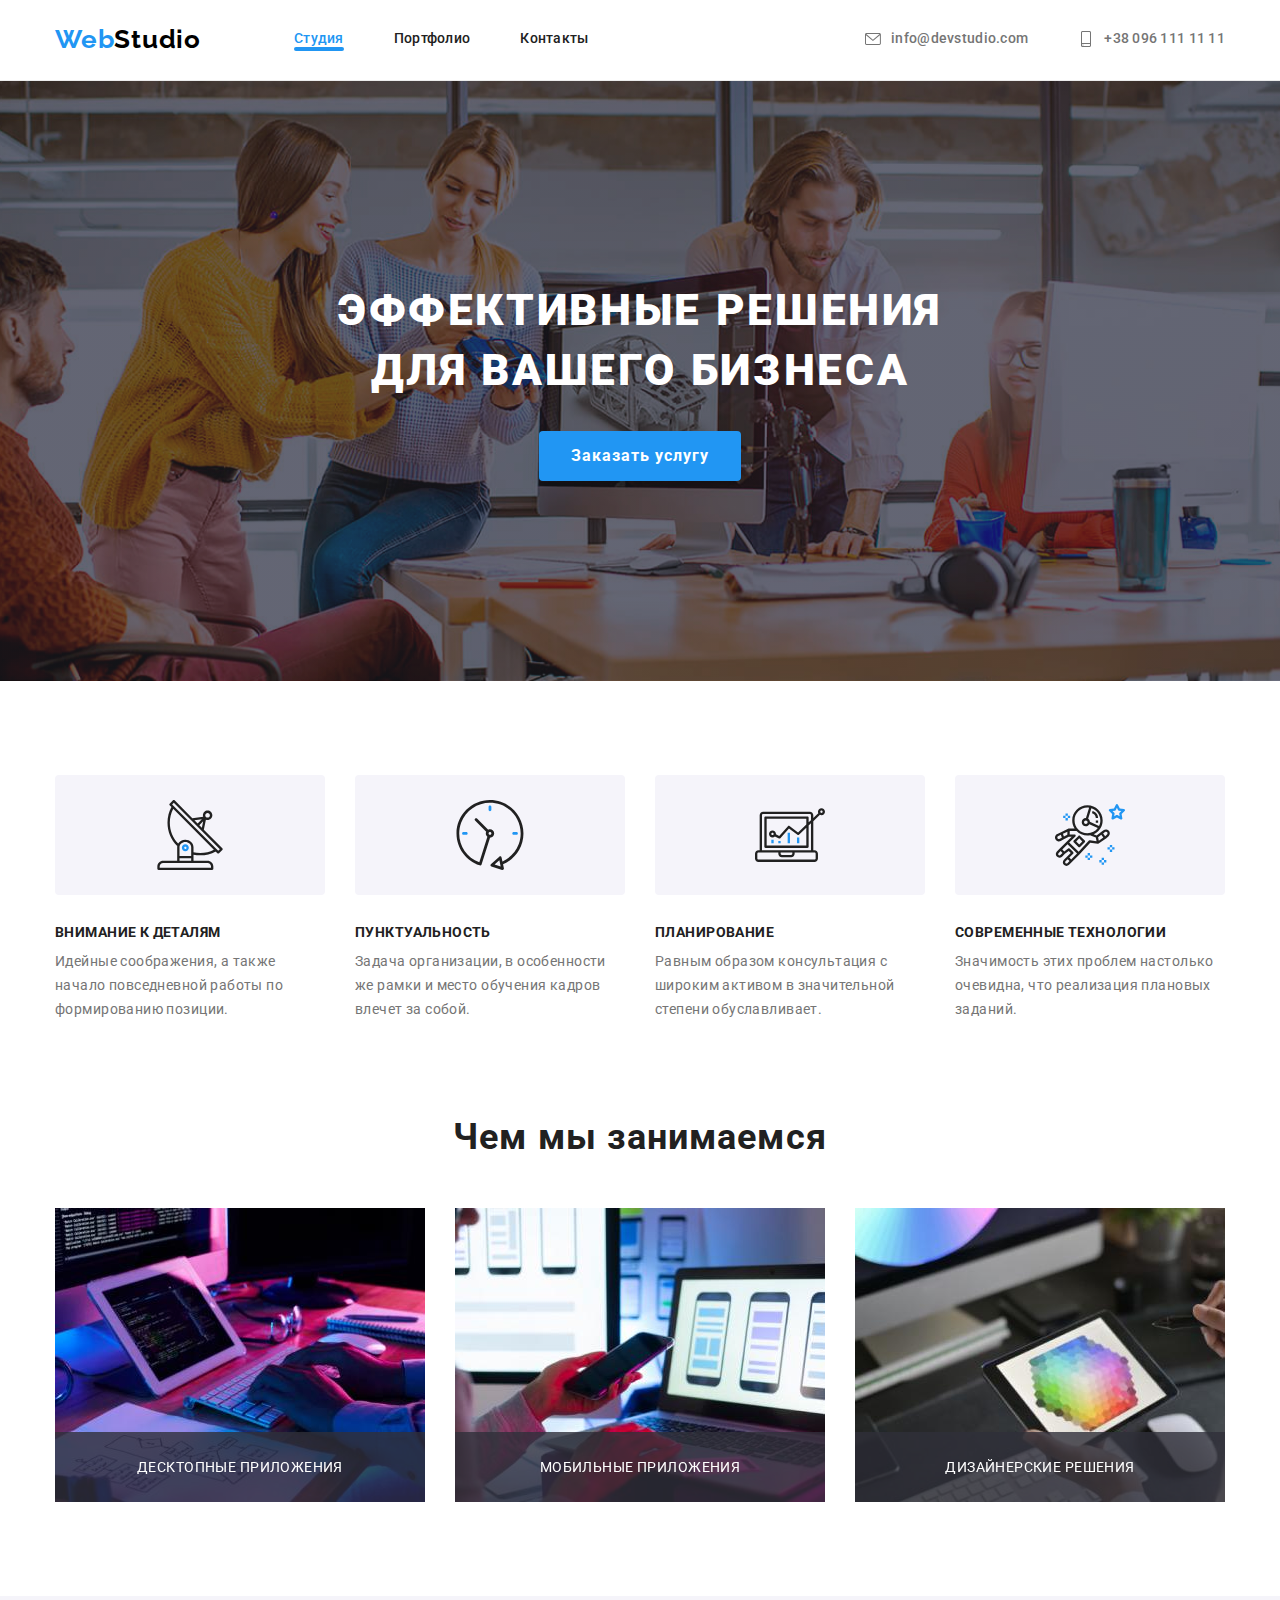
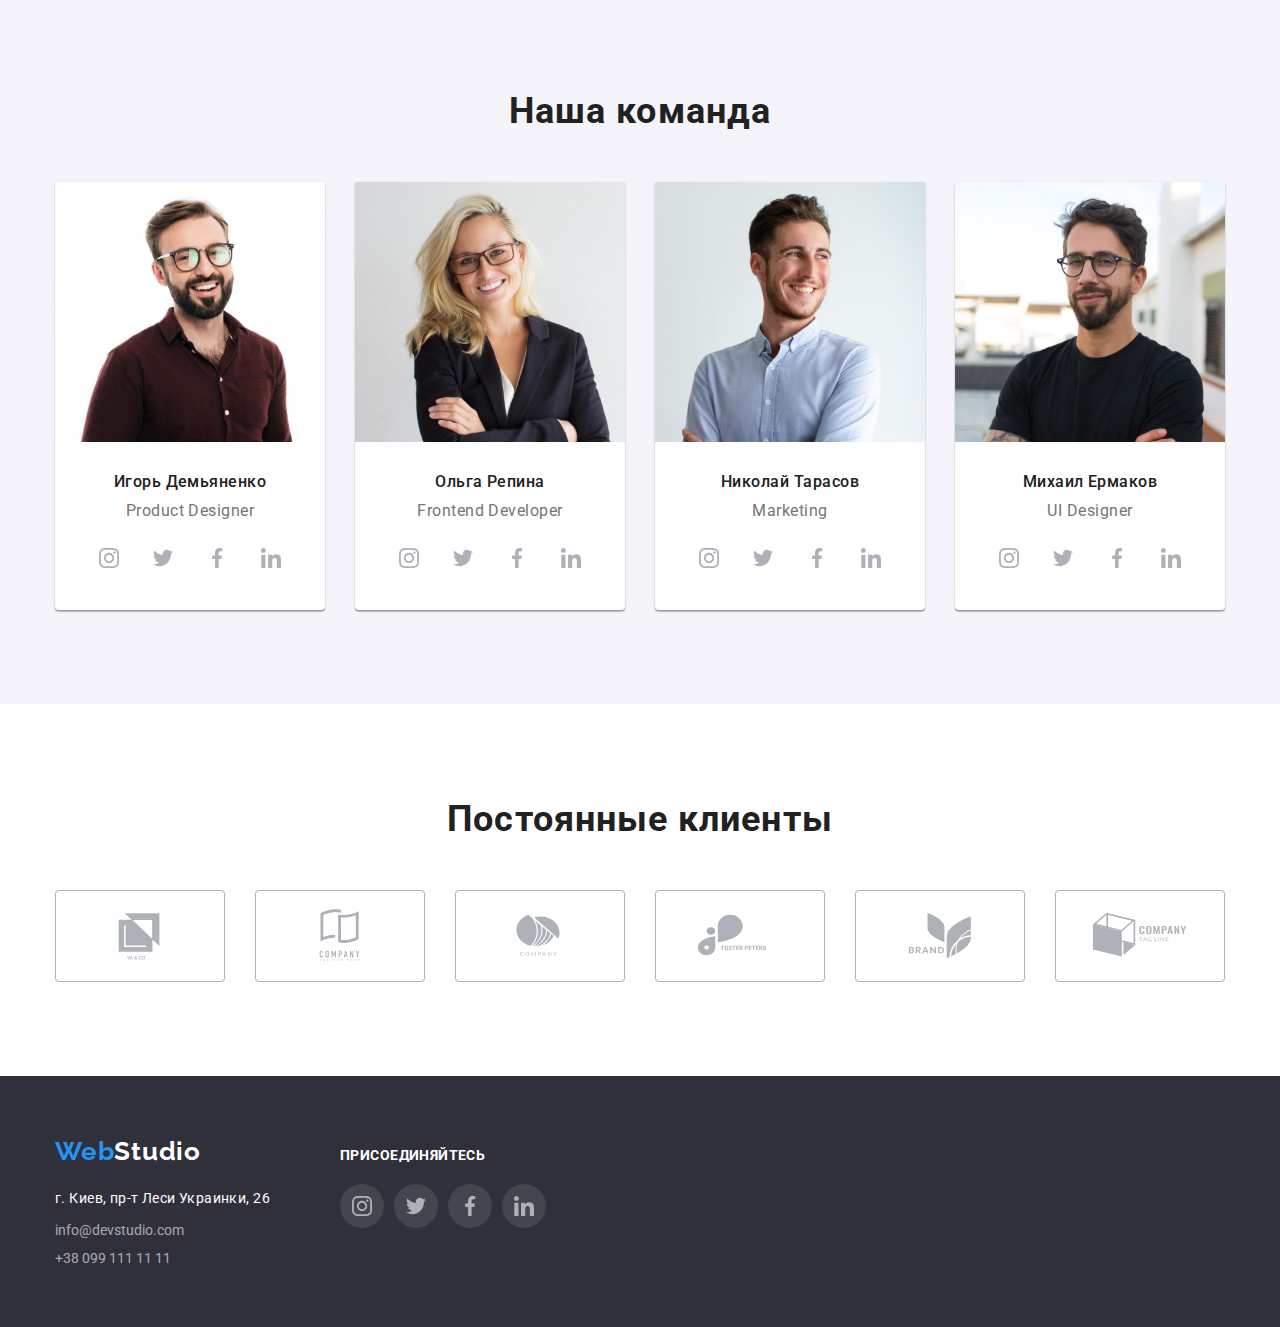
<file: index.html>
<!DOCTYPE html>
<html lang="en">

<head>
  <meta charset="UTF-8" />
  <meta http-equiv="X-UA-Compatible" content="IE=edge" />
  <meta name="viewport" content="width=device-width, initial-scale=1.0" />
  <title>WebStudio</title>
  <link rel="preconnect" href="https://fonts.googleapis.com">
  <link rel="preconnect" href="https://fonts.gstatic.com" crossorigin>
  <link href="https://fonts.googleapis.com/css2?family=Raleway:wght@700&family=Roboto:wght@400;500;700;900&display=swap"
    rel="stylesheet">
  <link rel="stylesheet" href="https://cdnjs.cloudflare.com/ajax/libs/modern-normalize/1.1.0/modern-normalize.min.css"
    integrity="sha512-wpPYUAdjBVSE4KJnH1VR1HeZfpl1ub8YT/NKx4PuQ5NmX2tKuGu6U/JRp5y+Y8XG2tV+wKQpNHVUX03MfMFn9Q=="
    crossorigin="anonymous" referrerpolicy="no-referrer" />
  <link rel="stylesheet" href="./css/styles.css">
</head>

<body>
  <header class="header">
    <div class="container header-container">
      <nav class="header-nav">
        <a class="header-logo link" href="#">Web<span>Studio</span></a>
        <ul class="header-list list">
          <li class="header-item nav">
            <a href="#" class="header-link link active">Студия</a>
          </li>
          <li class="header-item nav">
            <a href="portfolio.html" class="header-link link">Портфолио</a>
          </li>
          <li class="header-item nav">
            <a href="#" class="header-link link">Контакты</a>
          </li>
        </ul>
      </nav>
      <ul class="header-datas list">
        <li class="header-item item">
          <a class="header-data mail link" href="mailto:info@devstudio.com">
            <svg class="icon-data-mail" width="16" height="16">
              <use href="./images/icons.svg#icon-envelope"></use>
            </svg>
            <span class="mail-hover">info@devstudio.com</span>
          </a>
        </li>
        <li class="header-item item">
          <a class="header-data tel link" href="tel:+380961111111">
            <svg class="icon-data-mail" width="16" height="16">
              <use href="./images/icons.svg#icon-smartphone"></use>
            </svg>
            <span class="tel-hover">+38 096 111 11 11</span>
          </a>
        </li>
      </ul>
    </div>
    <div class="window is-hidden" data-modal>
      <div class="modal">
        <div class="modal-close" data-modal-close>
          <svg class="close-img" width="18" height="18">
            <use href="./images/symbol-defs.svg#icon-close-black-18dp-2-1"></use>
          </svg>
        </div>
      </div>
    </div>
  </header>
  <main>
    <section class="wrapper">
      <div class="container">
        <div class="wrapper-container">
          <h1 class="wrapper-title">Эффективные решения для вашего бизнеса</h1>
          <button type="button" class="wrapper-btn" data-modal-open>Заказать услугу</button>
        </div>
      </div>
    </section>
    <section class="section about">
      <div class="container">
        <h2 class="visually-hidden">Наши преимущество</h2>
        <ul class="about-list list">
          <li class="about-item">
            <div class="block icon-antenna">
              <img src="./images/antenna.svg" alt="antenna" width="70" height="70">
            </div>
            <h3 class="about-subtitle">Внимание к деталям</h3>
            <p class="about-subtext">
              Идейные соображения, а также начало повседневной работы по
              формированию позиции.
            </p>
          </li>
          <li class="about-item">
            <div class="block icon-clock">
              <img src="./images/clock.svg" alt="clock" width="70" height="70">
            </div>
            <h3 class="about-subtitle ">Пунктуальность</h3>
            <p class="about-subtext">
              Задача организации, в особенности же рамки и место обучения
              кадров влечет за собой.
            </p>
          </li>
          <li class="about-item">
            <div class="block icon-diagram">
              <img src="./images/diagram.svg" alt="diagram" width="70" height="70">
            </div>
            <h3 class="about-subtitle ">Планирование</h3>
            <p class="about-subtext">
              Равным образом консультация с широким активом в значительной
              степени обуславливает.
            </p>
          </li>
          <li class="about-item">
            <div class="block icon-astronau">
              <img src="./images/astronaut.svg" alt="astronaut" width="70" height="70">
            </div>
            <h3 class="about-subtitle">Современные технологии</h3>
            <p class="about-subtext">
              Значимость этих проблем настолько очевидна, что реализация
              плановых заданий.
            </p>
          </li>
        </ul>
      </div>
    </section>
    <section class="section business">
      <div class="container">
        <h2 class="business-title">Чем мы занимаемся</h2>
        <ul class="business-list list">
          <li class="business-item">
            <div class="bussiness-block">
              <img src="./images/box-1.jpg" alt="code" width="370" height="294" />
              <div class="text-block">Десктопные приложения</div>
            </div>
          </li>
          <li class="business-item">
            <div class="bussiness-block">
              <img src="./images/box-2.jpg" alt="mobile design" width="370" height="294" />
              <div class="text-block">Мобильные приложения</div>
            </div>
          </li>
          <li class="business-item">
            <div class="bussiness-block">
              <img src="./images/box-3.jpg" alt="art" width="370" height="294" />
              <div class="text-block">Дизайнерские решения</div>
            </div>
          </li>
        </ul>
      </div>
    </section>
    <section class="section team">
      <div class="container">
        <h2 class="team-title">Наша команда</h2>
        <ul class="team-list list">
          <li class="team-item">
            <img src="./images/img.jpg" alt="Photo Designer" width="270" height="260" />
            <div class="position">
              <h3 class="team-name">Игорь Демьяненко</h3>
              <p class="team-job">Product Designer</p>
              <ul class="masters-social-list list">
                <li class="masters-social-item item">
                  <a href="" class="masters-social-link link">
                    <svg class="icon-social-mail" width="20" height="20">
                      <use href="./images/icons.svg#icon-instagram"></use>
                    </svg>
                  </a>
                </li>
                <li class="masters-social-item item">
                  <a href="" class="masters-social-link link">
                    <svg class="icon-social-mail" width="20" height="20">
                      <use href="./images/icons.svg#icon-twitter"></use>
                    </svg>
                  </a>
                </li>
                <li class="masters-social-item item">
                  <a href="" class="masters-social-link link">
                    <svg class="icon-social-mail" width="20" height="20">
                      <use href="./images/icons.svg#icon-facebook"></use>
                    </svg>
                  </a>
                </li>
                <li class="masters-social-item item">
                  <a href="" class="masters-social-link link">
                    <svg class="icon-social-mail" width="20" height="20">
                      <use href="./images/icons.svg#icon-linkedin"></use>
                    </svg>
                  </a>
                </li>
              </ul>
            </div>
          </li>
          <li class="team-item">
            <img src="./images/img-1.jpg" alt="Photo Frontend" width="270" height="260" />
            <div class="position">
              <h3 class="team-name">Ольга Репина</h3>
              <p class="team-job">Frontend Developer</p>
              <ul class="masters-social-list list">
                <li class="masters-social-item item">
                  <a href="" class="masters-social-link link">
                    <svg class="icon-social-mail" width="20" height="20">
                      <use href="./images/icons.svg#icon-instagram"></use>
                    </svg>
                  </a>
                </li>
                <li class="masters-social-item item">
                  <a href="" class="masters-social-link link">
                    <svg class="icon-social-mail" width="20" height="20">
                      <use href="./images/icons.svg#icon-twitter"></use>
                    </svg>
                  </a>
                </li>
                <li class="masters-social-item item">
                  <a href="" class="masters-social-link link">
                    <svg class="icon-social-mail" width="20" height="20">
                      <use href="./images/icons.svg#icon-facebook"></use>
                    </svg>
                  </a>
                </li>
                <li class="masters-social-item item">
                  <a href="" class="masters-social-link link">
                    <svg class="icon-social-mail" width="20" height="20">
                      <use href="./images/icons.svg#icon-linkedin"></use>
                    </svg>
                  </a>
                </li>
              </ul>
            </div>
          </li>
          <li class="team-item">
            <img src="./images/img-2.jpg" alt="Photo Designer" width="270" height="260" />
            <div class="position">
              <h3 class="team-name">Николай Тарасов</h3>
              <p class="team-job">Marketing</p>
              <ul class="masters-social-list list">
                <li class="masters-social-item item">
                  <a href="" class="masters-social-link link">
                    <svg class="icon-social-mail" width="20" height="20">
                      <use href="./images/icons.svg#icon-instagram"></use>
                    </svg>
                  </a>
                </li>
                <li class="masters-social-item item">
                  <a href="" class="masters-social-link link">
                    <svg class="icon-social-mail" width="20" height="20">
                      <use href="./images/icons.svg#icon-twitter"></use>
                    </svg>
                  </a>
                </li>
                <li class="masters-social-item item">
                  <a href="" class="masters-social-link link">
                    <svg class="icon-social-mail" width="20" height="20">
                      <use href="./images/icons.svg#icon-facebook"></use>
                    </svg>
                  </a>
                </li>
                <li class="masters-social-item item">
                  <a href="" class="masters-social-link link">
                    <svg class="icon-social-mail" width="20" height="20">
                      <use href="./images/icons.svg#icon-linkedin"></use>
                    </svg>
                  </a>
                </li>
              </ul>
            </div>
          </li>
          <li class="team-item">
            <img src="./images/img-3.jpg" alt="Photo Designer" width="270" height="260" />
            <div class="position">
              <h3 class="team-name">Михаил Ермаков</h3>
              <p class="team-job">UI Designer</p>
              <ul class="masters-social-list list">
                <li class="masters-social-item item">
                  <a href="" class="masters-social-link link">
                    <svg class="icon-social-mail" width="20" height="20">
                      <use href="./images/icons.svg#icon-instagram"></use>
                    </svg>
                  </a>
                </li>
                <li class="masters-social-item item">
                  <a href="" class="masters-social-link link">
                    <svg class="icon-social-mail" width="20" height="20">
                      <use href="./images/icons.svg#icon-twitter"></use>
                    </svg>
                  </a>
                </li>
                <li class="masters-social-item item">
                  <a href="" class="masters-social-link link">
                    <svg class="icon-social-mail" width="20" height="20">
                      <use href="./images/icons.svg#icon-facebook"></use>
                    </svg>
                  </a>
                </li>
                <li class="masters-social-item item">
                  <a href="" class="masters-social-link link">
                    <svg class="icon-social-mail" width="20" height="20">
                      <use href="./images/icons.svg#icon-linkedin"></use>
                    </svg>
                  </a>
                </li>
              </ul>
            </div>
          </li>
        </ul>
      </div>
    </section>
    <section class="section clients">
      <div class="container">
        <h2 class="clent-title">Постоянные клиенты</h2>
        <ul class="client-list list">
          <li class="client-item">
            <a href="#" class="client-link link">
              <svg class="icon-logo" width="106px" height="60">
                <use href="./images/icons.svg#icon-Logo"></use>
              </svg>
            </a>
          </li>
          <li class="client-item">
            <a href="#" class="client-link link">
              <svg class="icon-logo" width="106px" height="60">
                <use href="./images/icons.svg#icon-Logo-1"></use>
              </svg>
            </a>
          </li>
          <li class="client-item">
            <a href="#" class="client-link link">
              <svg class="icon-logo" width="106px" height="60">
                <use href="./images/icons.svg#icon-Logo-2"></use>
              </svg>
            </a>
          </li>
          <li class="client-item">
            <a href="#" class="client-link link">
              <svg class="icon-logo" width="106px" height="60">
                <use href="./images/icons.svg#icon-Logo-3"></use>
              </svg>
            </a>
          </li>
          <li class="client-item">
            <a href="#" class="client-link link">
              <svg class="icon-logo" width="106px" height="60">
                <use href="./images/icons.svg#icon-Logo-4"></use>
              </svg>
            </a>
          </li>
          <li class="client-item">
            <a href="#" class="client-link link">
              <svg class="icon-logo" width="106px" height="60">
                <use href="./images/icons.svg#icon-Logo-5"></use>
              </svg>
            </a>
          </li>
        </ul>
      </div>
    </section>
  </main>
  <footer class="footer footer-container">
    <div class="container">
      <div class="footer-element">
        <div class="footer-info">
          <a href="#" class="footer-logo link"><span>Web</span>Studio</a>
          <address class="footer-address">
            <ul class="footer-list list">
              <li class="footer-item">
                <a class="footer-link link" href="https://goo.gl/maps/tyRtck3SXWjBfKJK6" target="_blank"
                  rel="noopener noreferrer">г. Киев, пр-т Леси Украинки, 26</a>
              </li>
              <li class="footer-item dates">
                <a href="mailto:info@devstudio.com" class="footer-date link">info@devstudio.com</a>
              </li>
              <li class="footer-item dates">
                <a href="tel:+380961111111" class="footer-date link">+38 099 111 11 11</a>
              </li>
            </ul>
          </address>
        </div>
        <div class="footter-join">
          <p class="join-title">присоединяйтесь</p>
          <ul class="join-social-list list">
            <li class="join-social-item item">
              <a href="" class="join-social-link link">
                <svg class="icon-social" width="20" height="20">
                  <use href="./images/icons.svg#icon-instagram"></use>
                </svg>
              </a>
            </li>
            <li class="join-social-item item">
              <a href="" class="join-social-link link">
                <svg class="icon-social" width="20" height="20">
                  <use href="./images/icons.svg#icon-twitter"></use>
                </svg>
              </a>
            </li>
            <li class="join-social-item item">
              <a href="" class="join-social-link link">
                <svg class="icon-social" width="20" height="20">
                  <use href="./images/icons.svg#icon-facebook"></use>
                </svg>
              </a>
            </li>
            <li class="join-social-item item">
              <a href="" class="join-social-link link">
                <svg class="join-social" width="20" height="20">
                  <use href="./images/icons.svg#icon-linkedin"></use>
                </svg>
              </a>
            </li>
          </ul>
        </div>
      </div>
    </div>
  </footer>

  <script src="./js/modal.js"></script>
</body>
</body>

</html>
</file>
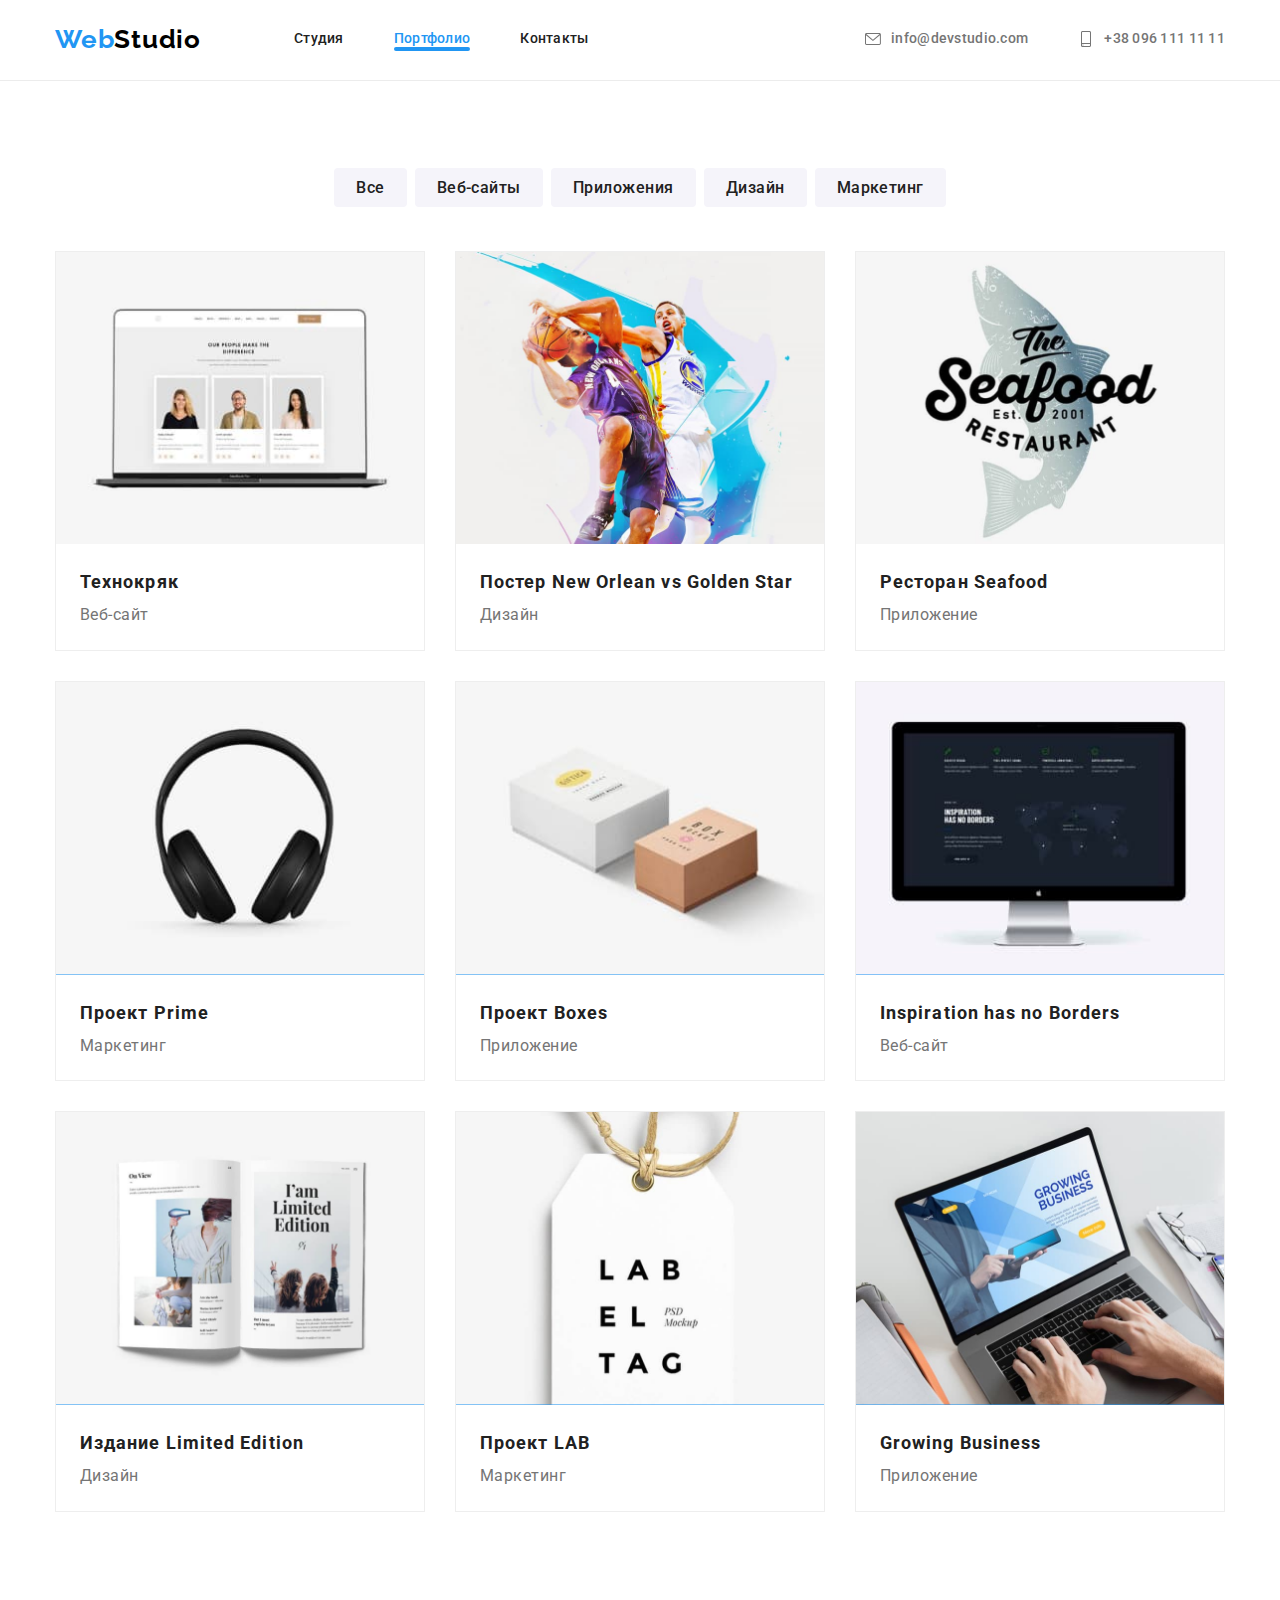
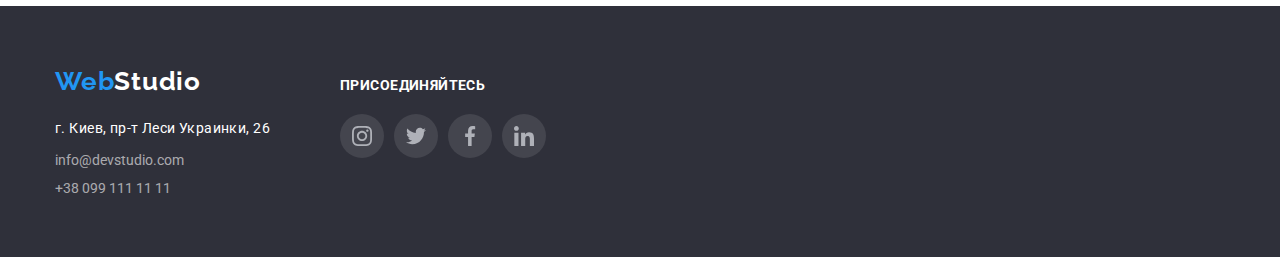
<file: portfolio.html>
<!DOCTYPE html>
<html lang="en">

<head>
    <meta charset="UTF-8">
    <meta http-equiv="X-UA-Compatible" content="IE=edge">
    <meta name="viewport" content="width=device-width, initial-scale=1.0">
    <title>Портфолио</title>
    <link rel="preconnect" href="https://fonts.googleapis.com">
    <link rel="preconnect" href="https://fonts.gstatic.com" crossorigin>
    <link
        href="https://fonts.googleapis.com/css2?family=Raleway:wght@700&family=Roboto:wght@400;500;700;900&display=swap"
        rel="stylesheet">
    <link rel="stylesheet" href="./css/styles.css">
</head>

<body>
    <header class="header">
        <div class="container header-container">
            <nav class="header-nav">
                <a class="header-logo link" href="#">Web<span>Studio</span></a>
                <ul class="header-list list">
                    <li class="header-item nav">
                        <a href="./index.html" class="header-link link">Студия</a>
                    </li>
                    <li class="header-item nav">
                        <a href="#" class="header-link link active">Портфолио</a>
                    </li>
                    <li class="header-item nav">
                        <a href="#" class="header-link link">Контакты</a>
                    </li>
                </ul>
            </nav>
            <ul class="header-datas list">
                <li class="header-item item">
                    <a class="header-data mail link" href="mailto:info@devstudio.com">
                        <svg class="icon-data-mail" width="16" height="16">
                            <use href="./images/icons.svg#icon-envelope"></use>
                        </svg>
                        <span class="mail-hover">info@devstudio.com</span>
                    </a>
                </li>
                <li class="header-item item">
                    <a class="header-data tel link" href="tel:+380961111111">
                        <svg class="icon-data-mail" width="16" height="16">
                            <use href="./images/icons.svg#icon-smartphone"></use>
                        </svg>
                        <span class="tel-hover">+38 096 111 11 11</span>
                    </a>
                </li>
            </ul>
        </div>
    </header>
    <main>
        <section class="section">
            <div class="container container-categories">
                <ul class="categories-list list">
                    <li class="categorie-item"><a href="#" class="categorie-link link">Все</a></li>
                    <li class="categorie-item"><a href="#" class="categorie-link link">Веб-сайты</a></li>
                    <li class="categorie-item"><a href="#" class="categorie-link link">Приложения</a></li>
                    <li class="categorie-item"><a href="#" class="categorie-link link">Дизайн</a></li>
                    <li class="categorie-item"><a href="#" class="categorie-link link">Маркетинг</a></li>
                </ul>
                <ul class="collection-list list">
                    <li class="collection-item">
                        <a href="#" class="collection-links link">
                            <div class="box">
                                <img src="./images/imgs-1.jpg" alt="Photo Designer" width="370" height="294" />
                                <div class="box-hover">
                                    <p class="box-text">
                                        Технокряк это современная площадка распространения коронавируса. Компании
                                        используют эту платформу для цифрового
                                        шпионажа и атак на защищённые сервера конкурентов.
                                    </p>
                                </div>
                            </div>
                            <div class="collection-text">
                                <h3 class="collection-name">Технокряк</h3>
                                <p class="collection-meaning">Веб-сайт</p>
                            </div>
                        </a>
                    </li>
                    <li class="collection-item">
                        <a href="#" class="collection-links link">
                            <div class="box">
                                <img src="./images/imgs-2.jpg" alt="Photo Frontend" width="370" height="294" />
                                <div class="box-hover">
                                    <p class="box-text">
                                        Технокряк это современная площадка распространения коронавируса. Компании
                                        используют эту платформу для цифрового
                                        шпионажа и атак на защищённые сервера конкурентов.
                                    </p>
                                </div>
                            </div>
                            <div class="collection-text">
                                <h3 class="collection-name">Постер New Orlean vs Golden Star</h3>
                                <p class="collection-meaning">Дизайн</p>
                            </div>
                        </a>
                    </li>
                    <li class="collection-item">
                        <a href="#" class="collection-links link">
                            <div class="box">
                                <img src="./images/imgs-3.jpg" alt="Photo Frontend" width="370" height="294" />
                                <div class="box-hover">
                                    <p class="box-text">
                                        Технокряк это современная площадка распространения коронавируса. Компании
                                        используют эту платформу для цифрового
                                        шпионажа и атак на защищённые сервера конкурентов.
                                    </p>
                                </div>
                            </div>
                            <div class="collection-text">
                                <h3 class="collection-name">Ресторан Seafood</h3>
                                <p class="collection-meaning">Приложение</p>
                            </div>
                        </a>
                    </li>
                    <li class="collection-item">
                        <a href="#" class="collection-links link">
                            <div class="box">
                                <img src="./images/img-4.jpg" alt="Photo Designer" width="370" height="294" />
                                <div class="box-hover">
                                    <p class="box-text">
                                        Технокряк это современная площадка распространения коронавируса. Компании
                                        используют эту платформу для цифрового
                                        шпионажа и атак на защищённые сервера конкурентов.
                                    </p>
                                </div>
                            </div>
                            <div class="collection-text">
                                <h3 class="collection-name">Проект Prime</h3>
                                <p class="collection-meaning">Маркетинг</p>
                            </div>
                        </a>
                    </li>
                    <li class="collection-item">
                        <a href="#" class="collection-links link">
                            <div class="box">
                                <img src="./images/img-5.jpg" alt="Photo Designer" width="370" height="294" />
                                <div class="box-hover">
                                    <p class="box-text">
                                        Технокряк это современная площадка распространения коронавируса. Компании
                                        используют эту платформу для цифрового
                                        шпионажа и атак на защищённые сервера конкурентов.
                                    </p>
                                </div>
                            </div>
                            <div class="collection-text">
                                <h3 class="collection-name">Проект Boxes</h3>
                                <p class="collection-meaning">Приложение</p>
                            </div>
                        </a>
                    </li>
                    <li class="collection-item">
                        <a href="#" class="collection-links link">
                            <div class="box">
                                <img src="./images/img-6.jpg" alt="Photo Designer" width="370" height="294" />
                                <div class="box-hover">
                                    <p class="box-text">
                                        Технокряк это современная площадка распространения коронавируса. Компании
                                        используют эту платформу для цифрового
                                        шпионажа и атак на защищённые сервера конкурентов.
                                    </p>
                                </div>
                            </div>
                            <div class="collection-text">
                                <h3 class="collection-name">Inspiration has no Borders</h3>
                                <p class="collection-meaning">Веб-сайт</p>
                            </div>
                        </a>
                    </li>
                    <li class="collection-item">
                        <a href="#" class="collection-links link">
                            <div class="box">
                                <img src="./images/img-7.jpg" alt="Photo Designer" width="370" height="294" />
                                <div class="box-hover">
                                    <p class="box-text">
                                        Технокряк это современная площадка распространения коронавируса. Компании
                                        используют эту платформу для цифрового
                                        шпионажа и атак на защищённые сервера конкурентов.
                                    </p>
                                </div>
                            </div>
                            <div class="collection-text">
                                <h3 class="collection-name">Издание Limited Edition</h3>
                                <p class="collection-meaning">Дизайн</p>
                            </div>
                        </a>
                    </li>
                    <li class="collection-item">
                        <a href="#" class="collection-links link">
                            <div class="box">
                                <img src="./images/img-8.jpg" alt="Photo Designer" width="370" height="294" />
                                <div class="box-hover">
                                    <p class="box-text">
                                        Технокряк это современная площадка распространения коронавируса. Компании
                                        используют эту платформу для цифрового
                                        шпионажа и атак на защищённые сервера конкурентов.
                                    </p>
                                </div>
                            </div>
                            <div class="collection-text">
                                <h3 class="collection-name">Проект LAB</h3>
                                <p class="collection-meaning">Маркетинг</p>
                            </div>
                        </a>
                    </li>
                    <li class="collection-item">
                        <a href="#" class="collection-links link">
                            <div class="box">
                                <img src="./images/img-9.jpg" alt="Photo Designer" width="370" height="294" />
                                <div class="box-hover">
                                    <p class="box-text">
                                        Технокряк это современная площадка распространения коронавируса. Компании
                                        используют эту платформу для цифрового
                                        шпионажа и атак на защищённые сервера конкурентов.
                                    </p>
                                </div>
                            </div>
                            <div class="collection-text">
                                <h3 class="collection-name">Growing Business</h3>
                                <p class="collection-meaning">Приложение</p>
                            </div>
                        </a>
                    </li>
                </ul>
            </div>
        </section>
    </main>
    <footer class="footer footer-container">
        <div class="container">
            <div class="footer-element">
                <div class="footer-info">
                    <a href="#" class="footer-logo link"><span>Web</span>Studio</a>
                    <address class="footer-address">
                        <ul class="footer-list list">
                            <li class="footer-item">
                                <a class="footer-link link" href="https://goo.gl/maps/tyRtck3SXWjBfKJK6" target="_blank"
                                    rel="noopener noreferrer">г. Киев, пр-т Леси Украинки, 26</a>
                            </li>
                            <li class="footer-item dates">
                                <a href="mailto:info@devstudio.com" class="footer-date link">info@devstudio.com</a>
                            </li>
                            <li class="footer-item dates">
                                <a href="tel:+380961111111" class="footer-date link">+38 099 111 11 11</a>
                            </li>
                        </ul>
                    </address>
                </div>
                <div class="footter-join">
                    <h5 class="join-title">присоединяйтесь</h5>
                    <ul class="join-social-list list">
                        <li class="join-social-item item">
                            <a href="" class="join-social-link link">
                                <svg class="icon-social" width="20" height="20">
                                    <use href="./images/icons.svg#icon-instagram"></use>
                                </svg>
                            </a>
                        </li>
                        <li class="join-social-item item">
                            <a href="" class="join-social-link link">
                                <svg class="icon-social" width="20" height="20">
                                    <use href="./images/icons.svg#icon-twitter"></use>
                                </svg>
                            </a>
                        </li>
                        <li class="join-social-item item">
                            <a href="" class="join-social-link link">
                                <svg class="icon-social" width="20" height="20">
                                    <use href="./images/icons.svg#icon-facebook"></use>
                                </svg>
                            </a>
                        </li>
                        <li class="join-social-item item">
                            <a href="" class="join-social-link link">
                                <svg class="join-social" width="20" height="20">
                                    <use href="./images/icons.svg#icon-linkedin"></use>
                                </svg>
                            </a>
                        </li>
                    </ul>
                </div>
            </div>
        </div>
    </footer>
</body>

</html>
</file>
<file: css/styles.css>
:root {
    --clr-white: #FFFFFF;
    --clr-grey: #212121;
    --clr-grey-1:#2F303A;
    --clr-grey-2: #757575;
    --clr-grey-3:rgba(255, 255, 255, 0.6);
    --clr-grey-light: #F5F4FA;
    --clr-black: #000000;
    --clr-hover: #2196F3;
    --clr-icon: #afb1b8;
    --clr-box-hover: rgba(33, 150, 243, 0.9);
}
* {
    box-sizing: border-box;
}
*::after,
*::before,
*:hover, 
*:focus {
    transition-duration: 250ms;
    transition-timing-function: cubic-bezier(0.4, 0, 0.2, 1);
}

p, h1, h2, h3, h4, h5, h6 {
    margin: 0;
}
ul {
    margin: 0;
    padding: 0;
}
button {
    display: block;
    margin: 0 auto;
}

img {
    max-width: 100%;
    display: block;
    height: auto;
}

body {
    font-family: 'Roboto';
    color: var(--clr-grey);
    margin: 0;
}

.container {
    width: 1200px;
    padding-left: 15px;
    padding-right: 15px;
    margin: 0 auto;
}

.list {
    list-style: none;
}
.link {
    text-decoration: none;
}
.visually-hidden {
    position: absolute;
    white-space: nowrap;
    width: 1px;
    height: 1px;
    overflow: hidden;
    border: 0;
    padding: 0;
    clip: rect(0 0 0 0);
    clip-path: inset(50%);
    margin: -1px;
}
.section {
    padding-top: 94px;
    padding-bottom: 94px;
}
/* --------------- HEADER --------------- */
.nav > .active::after{
    content: '';
    display: block;
    height: 4px;
    background-color: #2196F3;
    border-radius: 2px;
}
.nav .active {
    color: var(--clr-hover);
}
.header {
    border-bottom: 1px solid #ECECEC;
}
.header-container {
    display: flex;
    align-items: center;
    justify-content: space-between;
    padding-top: 24px;
    padding-bottom: 25px;
}
.header-nav {
    display: flex;
    align-items: center;
}
.header-list {
    display: flex;
}
.header-datas {
    display: flex;
}
.header-logo {
    font-family: Raleway;
    font-weight: 700;
    font-size: 26px;
    line-height: 1.19;
    letter-spacing: 0.03em;
    color: var(--clr-hover);

    margin-right: 93px;
}
.header-item {
    margin-right: 50px;
}
.header-item:last-child {
    margin-right: 0;
} 
.header-logo span {
    color: var(--clr-black);
}
.header-link {
    font-weight: 500;
    font-size: 14px;
    line-height: 1.14;
    letter-spacing: 0.02em;
    color: var(--clr-grey);
}

.header-link:hover,
.header-link:focus {
    color: var(--clr-hover);
}
.header-data {
    font-weight: 500;
    font-size: 14px;
    line-height: 1.14;
    letter-spacing: 0.02em;
    color: var(--clr-grey-2);
    fill:var(--clr-grey-2);

    display: flex;
    align-items: center;
}
.header-data:hover,
.header-data:focus {
    color: #2196F3;
    fill:var(--clr-hover);
}
.icon-data-mail {
    margin-right: 10px;
}

.header-data.tel {
    margin-right: 0;
}

/* --------------- Wrapper --------------- */
.wrapper {
    max-width: 1600px;
    margin-right: auto;
    margin-left: auto;
    padding-top: 200px;
    padding-bottom: 200px;
    background-image: linear-gradient(rgba(47, 48, 58, 0.4), rgba(47, 48, 58, 0.4)),url(../images/Img.png);
    background-repeat: no-repeat;
    background-position: center;
    background-size: cover;

}
.wrapper-title {
    font-weight: 900;
    font-size: 44px;
    line-height: 1.36;
    text-align: center;
    letter-spacing: 0.06em;
    text-transform: uppercase;
    color: var(--clr-white);
    
    margin: 0 auto;
    margin-bottom: 30px;

    width: 696px;
}
.wrapper-btn {
    font-family: Roboto;
    font-weight: 700;
    font-size: 16px;
    line-height: 1.87;
    text-align: center;
    letter-spacing: 0.06em;
    color: var(--clr-white);

    padding: 10px 32px;

    border: none;
    background-color: var(--clr-hover);
    box-shadow: 0px 4px 4px rgba(0, 0, 0, 0.15);
    border-radius: 4px; 

    cursor: pointer;
}

/* --------------- About --------------- */
.about-list {
    display: flex;
}
.about-item:not(:last-child) {
    margin-right: 30px;
}
.about-icon {
    display: flex;
    align-items: center;
}
.block {
    background-color: var(--clr-grey-light);
    width: 270px;
    height: 120px;
    border-radius: 4px;
    display: flex;
    justify-content: center;
    margin-bottom: 30px;
}

.about-title {
    font-weight: 700;
    font-size: 36px;
    line-height: 1.17;
    text-align: center;
    letter-spacing: 0.03em;
    color: var(--clr-grey);

    display: block;
}
.about-subtitle {
    font-weight: 700;
    font-size: 14px;
    line-height: 1.14;
    letter-spacing: 0.03em;
    text-transform: uppercase;
    color: var(--clr-grey);
    margin-bottom: 10px;

}
.about-subtext {
    font-size: 14px;
    line-height: 1.71;
    letter-spacing: 0.03em;
    color: var(--clr-grey-2);

    width: 270px;
}

.window {
    position: fixed;
    top: 0;
    left: 0;
    width: 100%;
    height: 100%;
    background-color: rgba(0, 0, 0, 0.2);
}
.window.is-hidden {
    opacity: 0;
    pointer-events: none;
}
.modal {
    position: absolute;
    top: 50%;
    left: 50%;
    transform: translate(-50%, -50%);
    width: 528px;
    height: 581px;
    background-color: var(--clr-white);
    box-shadow: 0px 1px 3px rgba(0, 0, 0, 0.12), 0px 1px 1px rgba(0, 0, 0, 0.14), 0px 2px 1px rgba(0, 0, 0, 0.2);
    border-radius: 4px;
}
.modal-close {
    position: absolute;
    top: 0;
    right: 0;
    display: flex;
    padding: 6px;
    margin: 8px 8px 0 0;
    border: 1px solid rgba(0, 0, 0, 0.1);
    border-radius: 100%;
    cursor: pointer;
}
.modal-close:hover {
    background-color: rgb(231 231 231 / 20%);
}
/* --------------- Business --------------- */
.business {
    padding-top: 0;
}
.business-title {
    font-weight: 700;
    font-size: 36px;
    line-height: 1.17;
    text-align: center;
    letter-spacing: 0.03em;
    color: var(--clr-grey);
}
.business-list {
    display: flex;
    margin-top: 50px;
}
.bussiness-block {
    position: relative;
}
.text-block {
    position: absolute;
    bottom: 0;
    left: 0;
    width: 100%;
    height: 70px;
    background: rgba(47, 48, 58, 0.8);

    font-size: 14px;
    line-height: 16px;
    letter-spacing: 0.03em;
    text-transform: uppercase;
    color: var(--clr-white);
    display: flex;
    align-items: center;
    justify-content: center;
}
.business-item:not(:last-child) {
    margin-right: 30px;
}
/* --------------- Team --------------- */
.team-title {
    font-weight: 700;
    font-size: 36px;
    line-height: 1.17;
    text-align: center;
    letter-spacing: 0.03em;
    color: var(--clr-grey);
}
.team {
    background-color: #F5F4FA;
}
.team-list {
    display: flex;
    margin-top: 50px;
}  
.team-item {
    background-color: var(--clr-white);
    box-shadow: 0px 1px 3px rgba(0, 0, 0, 0.12), 0px 1px 1px rgba(0, 0, 0, 0.14), 0px 2px 1px rgba(0, 0, 0, 0.2);
    border-radius: 0px 0px 4px 4px;
}

.team-item:not(:last-child){
    margin-right: 30px;
}
.position {
    padding: 30px 0;
}
.team-name {
    font-weight: 500;
    font-size: 16px;
    line-height: 1.19;
    text-align: center;
    letter-spacing: 0.03em;
    color: var(--clr-grey);

    margin-bottom: 10px;
}
.team-job {
    font-size: 16px;
    line-height: 1.14; 
    text-align: center;
    letter-spacing: 0.03em;
    color: var(--clr-grey-2);
}
.masters-team {
    padding: 16px 32px 0 32px;
}
.masters-social-list {
    margin-top: 16px;
    display: flex;
    justify-content: center;
}
.masters-social-item {
    width: 44px;
    height: 44px;
}
.masters-social-item + .masters-social-item {
    margin-left: 10px;
}
.masters-social-link {
    fill: var(--clr-icon);  
    width: 100%;
    height: 100%;
    border-radius: 50px;
    display: flex;
    align-items: center;
    justify-content: center;
}
.masters-social-link:hover,
.masters-social-link:focus {
    width: 100%;
    height: 100%;
    border-radius: 50px;
    background-color: var(--clr-hover);
    fill: var(--clr-white);
    display: flex;
    align-items: center;
    justify-content: center;

}
/* ------------------- Clients ------------------- */
.clent-title {
    font-weight: 700;
    font-size: 36px;
    line-height: 1.17;
    text-align: center;
    letter-spacing: 0.03em;
    color: var(--clr-grey);

    margin-bottom: 50px;
}
.client-list {
    display: flex;
}
.client-item:not(:last-child) {
    margin-right: 30px;
}
.client-link {
    width: 170px;
    height: 92px;

    fill: var(--clr-icon);

    display: flex;
    align-items: center;
    justify-content: center;
    border: 1px solid var(--clr-icon);
    box-sizing: border-box;
    border-radius: 4px;
}
.client-link:hover,
.client-link:focus {
    fill: var(--clr-hover);
    border: 1px solid var(--clr-hover);
}
/* --------------- FOTTER --------------- */
.footer {
    background-color: var(--clr-grey-1);
    padding-top: 60px;
    padding-bottom: 60px;
}
.footer-element{
    align-items: baseline;
    display: flex;
}
.footer-info {
    margin-right: 70px;
}
.footer-logo {
    font-family: Raleway;
    font-weight: 700;
    font-size: 26px;
    line-height: 1.19;
    letter-spacing: 0.03em;
    color: var(--clr-white);
}
.footer-logo span {
    color: var(--clr-hover);
}
address {
    margin-top: 20px;
}
.footer-list {
    font-style: normal;
}

.footer-item:not(:last-child) {
    margin-bottom: 9px;
}
.footer-link {
    font-size: 14px;
    line-height: 1.71;
    letter-spacing: 0.03em;
    color: var(--clr-white);
}
.footer-date {
    font-size: 14px;
    color: var(--clr-grey-3);
}
.join-title {
    font-weight: bold;
    font-size: 14px;
    line-height: 1.14;
    letter-spacing: 0.03em;
    text-transform: uppercase;
    color: var(--clr-white);
    margin-bottom: 20px;
}
.join-social-list {
    display: flex;
}
.join-team {
    padding: 16px 32px 0 32px;
}
.join-social-list {
    display: flex;
    justify-content: center;
}
.join-social-item {
    width: 44px;
    height: 44px;
}
.join-social-item + .join-social-item {
    margin-left: 10px;
}
.join-social-link {
    fill: var(--clr-icon);  
    width: 100%;
    height: 100%;
    background: rgba(255, 255, 255, 0.1);
    border-radius: 50px;
    display: block;
    display: flex;
    align-items: center;
    justify-content: center;
}
.join-social-link:hover,
.join-social-link:focus {
    width: 100%;
    height: 100%;
    border-radius: 50px;
    display: block;
    background-color: var(--clr-hover);
    fill: var(--clr-white);
    display: flex;
    align-items: center;
    justify-content: center;

}
/* --------------- Categories --------------- */
.categories-list {
    display: flex;
    justify-content: center;
}
.collection-list {
    padding-top: 50px;
}
.categorie-item:not(:last-child){
    margin-right:8px;
}
.categorie-link {
    background: #F5F4FA;
    border-radius: 4px;

    font-weight: 500;
    font-size: 16px;
    line-height: 1.62;
    text-align: center;
    letter-spacing: 0.03em;
    color: var(--clr-grey);
    padding: 10px 22px;
}
.categorie-link:hover,
.categorie-link:focus{
    background: var(--clr-hover);
    box-shadow: 0px 3px 1px rgba(0, 0, 0, 0.1), 0px 1px 2px rgba(0, 0, 0, 0.08), 0px 2px 2px rgba(0, 0, 0, 0.12);
    border-radius: 4px;
    color: var(--clr-white);
}


/* --------------- Collection --------------- */
.box {
    position: relative;
    overflow: hidden;
}
.box:hover .box-hover {
    transform: translateY(0);
}
.box-hover {
    position: absolute;
    top: 0;
    left: 0;
    width: 100%;
    height: 100%;
    background-color: var(--clr-box-hover);

    transform: translateY(100%);
    transition: transform 250ms ease;
}
.box-text {
    font-size: 17px;
    line-height: 1.56;
    letter-spacing: 0.03em;
    color: var(--clr-white);
    padding: 63px 24px;
}


.collections {
    padding-top: 0;
}
.collection-list {
    display: flex;
    flex-wrap: wrap;
}
.collection-item {
    width: 370px;
    background: var(--clr-white);
    border: 1px solid #EEEEEE;
    margin-right: 30px;
    margin-bottom: 30px;
}
.collection-item:hover,
.collection-item:focus{
   box-shadow: 0px 1px 1px rgba(0, 0, 0, 0.12), 
                0px 4px 4px rgba(0, 0, 0, 0.06), 
                1px 4px 6px rgba(0, 0, 0, 0.16);
}
.collection-item:nth-child(3n) {
    margin-right: 0;
}
.collection-item:nth-child(n+7) {
    margin-bottom: 0;
}
.collection-text {
    padding: 20px 24px;
}
.collection-name {
    font-weight: 700;
    font-size: 18px;
    line-height: 2;
    letter-spacing: 0.06em;
    color: var(--clr-grey);
}
.collection-meaning {
    font-size: 16px;
    line-height: 1.87;
    letter-spacing: 0.03em;
    color: var(--clr-grey-2);
}
</file>
